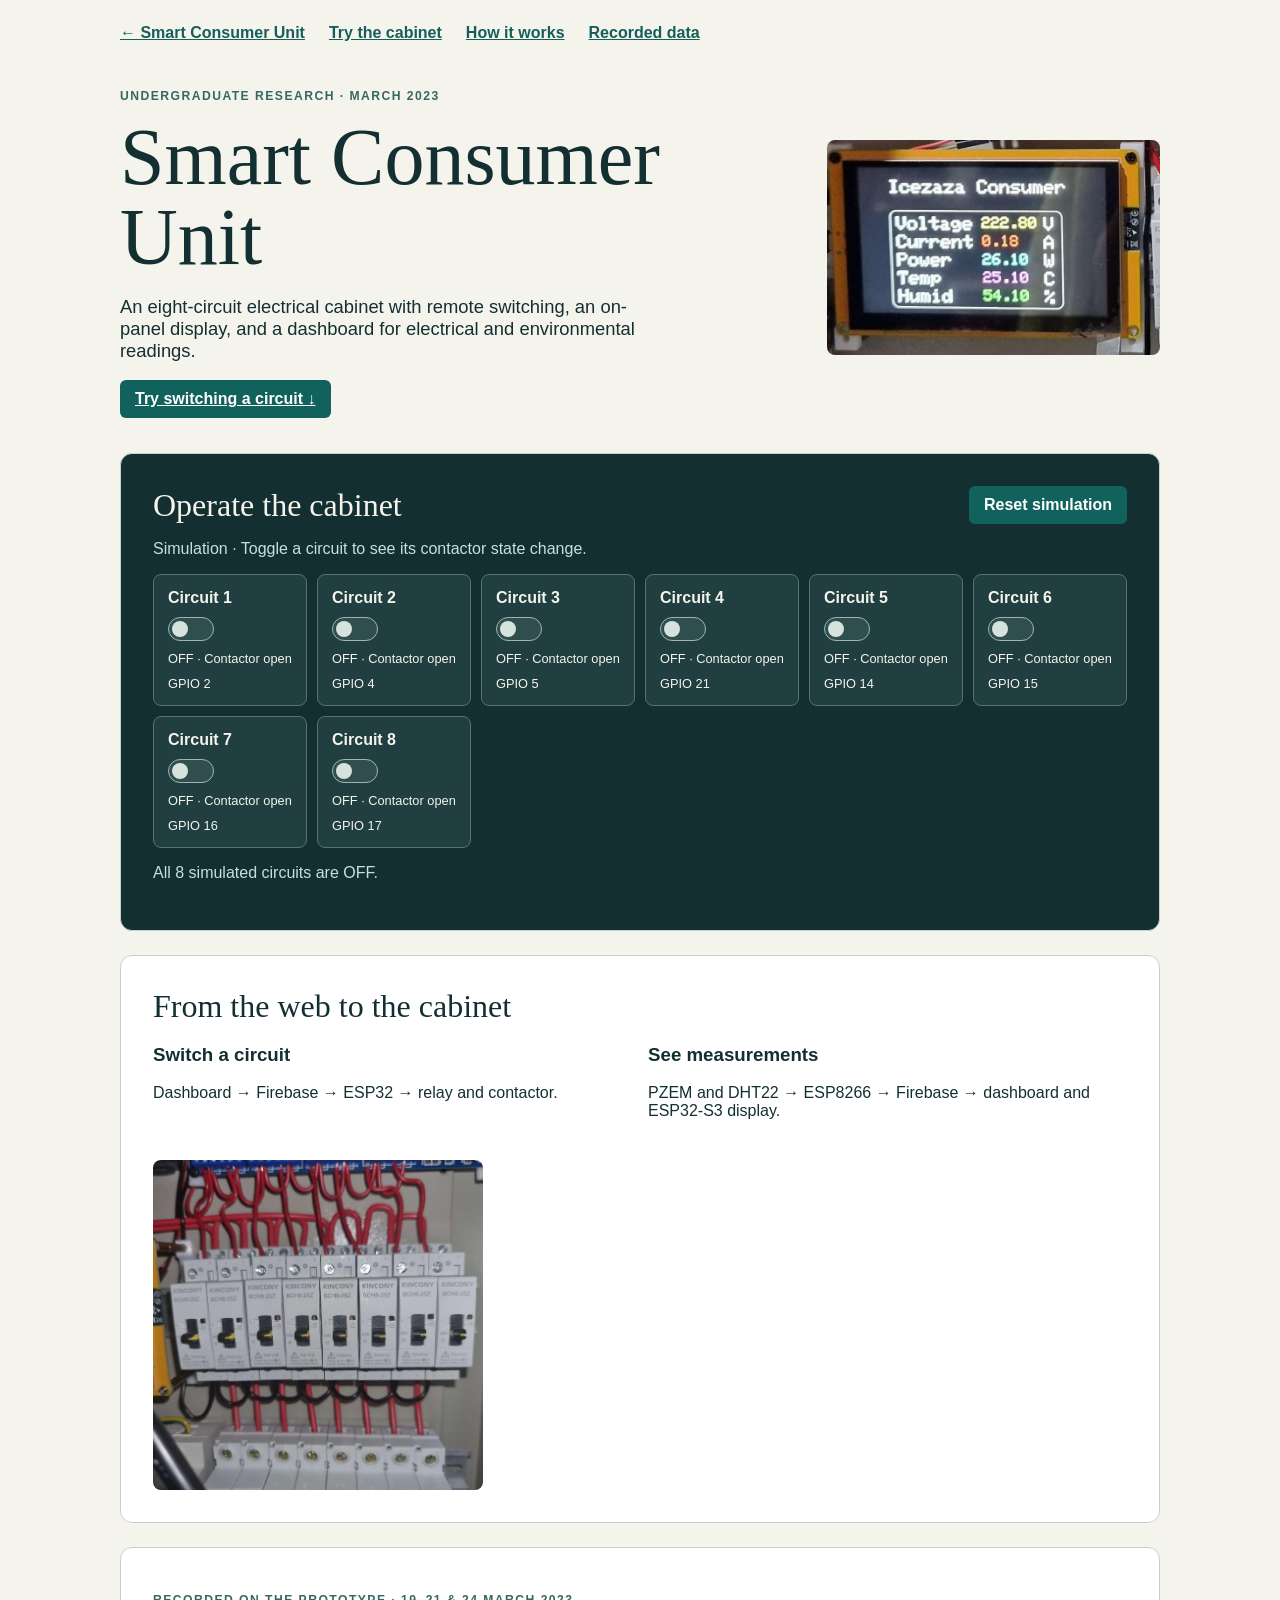
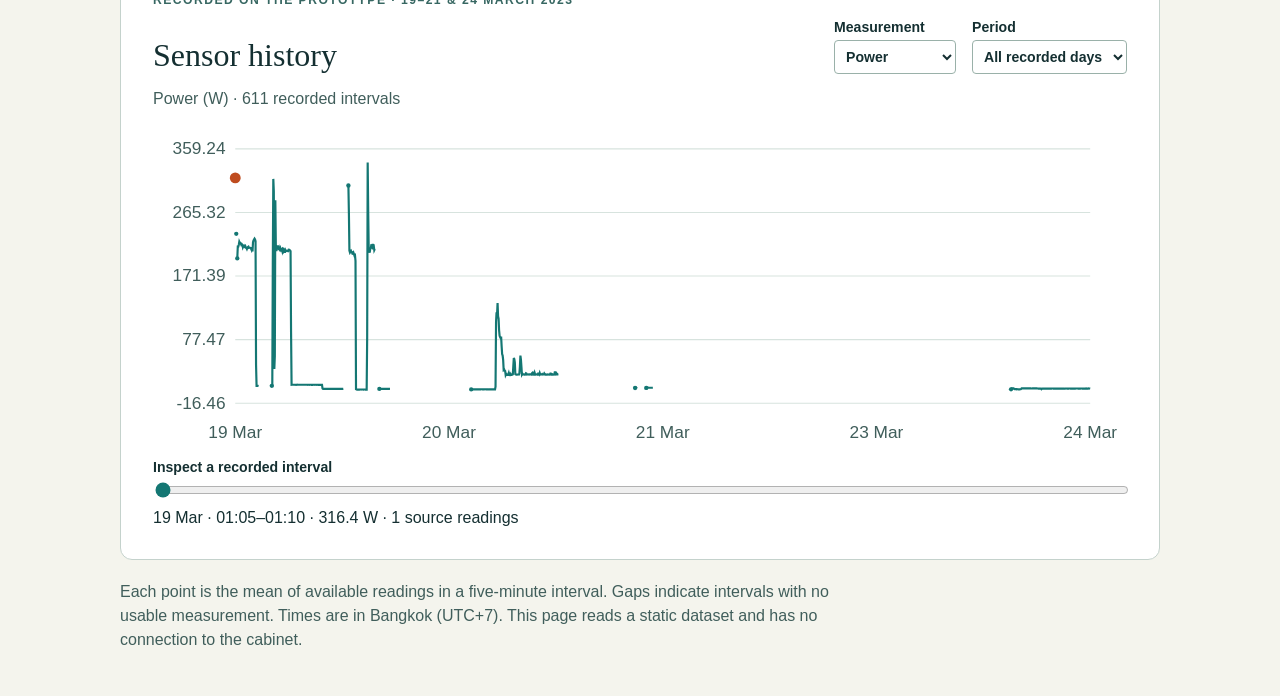
<file: docs/index.html>
<!doctype html>
<html lang="en"><head><meta charset="utf-8"><meta name="viewport" content="width=device-width,initial-scale=1"><title>Interactive showcase · Smart Consumer Unit</title><link rel="stylesheet" href="demo.css?v=2"><script defer src="demo.js?v=2"></script><script defer src="cabinet.js"></script></head>
<body><main><nav><a href="https://github.com/Icezaza2543/Smart-Consumer-Unit">← Smart Consumer Unit</a><a href="#cabinet">Try the cabinet</a><a href="#architecture">How it works</a><a href="#heading">Recorded data</a></nav>
<header><div><p class="eyebrow">UNDERGRADUATE RESEARCH · MARCH 2023</p><h1>Smart Consumer Unit</h1><p class="intro">An eight-circuit electrical cabinet with remote switching, an on-panel display, and a dashboard for electrical and environmental readings.</p><a class="cta" href="#cabinet">Try switching a circuit ↓</a></div><figure><img src="tft-display.jpg" alt="The cabinet display showing five measurements"></figure></header>
<section id="cabinet" class="cabinet" aria-labelledby="cabinet-title">
<div class="controls"><h2 id="cabinet-title">Operate the cabinet</h2><button type="button" id="reset">Reset simulation</button></div>
<p class="simulation">Simulation · Toggle a circuit to see its contactor state change.</p>
<div id="circuits" class="circuits"></div>
<p id="feedback" role="status"></p>
</section>
<section id="architecture" aria-labelledby="architecture-title">
<h2 id="architecture-title">From the web to the cabinet</h2>
<div class="architecture">
<div><h3>Switch a circuit</h3><p>Dashboard → Firebase → ESP32 → relay and contactor.</p></div>
<div><h3>See measurements</h3><p>PZEM and DHT22 → ESP8266 → Firebase → dashboard and ESP32-S3 display.</p></div>
</div>
<img class="relay-photo" src="relay-bank.jpg" alt="Eight contactors installed inside the original cabinet">
</section>
<section aria-labelledby="heading"><p class="eyebrow">RECORDED ON THE PROTOTYPE · 19–21 &amp; 24 MARCH 2023</p><div class="controls"><h2 id="heading">Sensor history</h2><label>Measurement<select id="metric"></select></label><label>Period<select id="period"><option value="">All recorded days</option></select></label></div>
<p id="summary" role="status">Loading recorded readings…</p><svg id="chart" viewBox="0 0 900 310" role="img" aria-label="Sensor measurements over time"></svg>
<label class="scrub">Inspect a recorded interval<input id="cursor" type="range" min="0" value="0" disabled></label><output id="reading"></output></section>
<footer>Each point is the mean of available readings in a five-minute interval. Gaps indicate intervals with no usable measurement. Times are in Bangkok (UTC+7). This page reads a static dataset and has no connection to the cabinet.</footer></main></body></html>
</file>
<file: docs/demo.css>
*{box-sizing:border-box}body{margin:0;background:#f4f4ed;color:#142f31;font-family:"Segoe UI",sans-serif}main{width:min(1040px,94%);margin:auto;padding:24px 0}nav a{color:#165e59;font-weight:650}header{display:grid;grid-template-columns:1fr minmax(180px,32%);gap:32px;align-items:center;margin:35px 0}figure{margin:0}figure img{width:100%;display:block;border-radius:8px}.eyebrow{font-size:.76rem;letter-spacing:.12em;font-weight:bold;color:#376762}h1{font:normal clamp(2.7rem,7vw,5rem)/1 Georgia,serif;margin:14px 0}.intro{font-size:1.15rem;max-width:52ch}section{padding:clamp(16px,3vw,32px);background:white;border:1px solid #c4d2cc;border-radius:12px}.controls{display:flex;align-items:end;gap:16px;flex-wrap:wrap}h2{margin:0 auto 0 0;font:normal 2rem Georgia,serif}label{font-size:.88rem;font-weight:600;display:grid;gap:5px}select{padding:7px;border:1px solid #9ab1a9;border-radius:4px;background:white;color:inherit;font:inherit}#chart{width:100%;display:block;overflow:visible}#summary,footer{color:#405e5b}output{display:block;font-variant-numeric:tabular-nums;margin-top:9px}input{accent-color:#147773;width:100%}footer{margin:20px 0;line-height:1.5;max-width:85ch}@media(max-width:620px){header{grid-template-columns:1fr;margin:24px 0}figure{display:none}h2{width:100%}#chart{min-height:180px}.controls{gap:10px}}
nav{display:flex;gap:12px 24px;flex-wrap:wrap}.cta,#reset{display:inline-block;background:#11625d;color:white;border:0;border-radius:6px;padding:10px 15px;font:inherit;font-weight:650;cursor:pointer}.cabinet{background:#142f31;color:#f4f4ed}.cabinet,.architecture{margin-bottom:24px}section+section{margin-top:24px}.simulation,#feedback{color:#c7e1da}.circuits{display:grid;grid-template-columns:repeat(auto-fit,minmax(140px,1fr));gap:10px}.circuit{display:grid;gap:10px;text-align:left;padding:14px;border-radius:8px;border:1px solid #577470;background:#213f40;color:inherit;font:inherit;cursor:pointer}.circuit[aria-checked=true]{background:#23594b;border-color:#80ddb4}.toggle{width:46px;background:#314e4e;border-radius:20px;padding:3px;border:1px solid #9db6ad}.toggle:before{content:"";display:block;background:#d6e2dd;width:16px;height:16px;border-radius:50%;transition:transform .15s}.circuit[aria-checked=true] .toggle:before{transform:translateX(21px);background:#a5f8ca}.circuit small,.state{font-size:.8rem}.architecture{display:grid;grid-template-columns:repeat(auto-fit,minmax(220px,1fr));gap:16px}.relay-photo{display:block;max-width:min(100%,330px);border-radius:8px}:focus-visible{outline:3px solid #c46b26;outline-offset:3px}@media(prefers-reduced-motion:reduce){.toggle:before{transition:none}}
</file>
